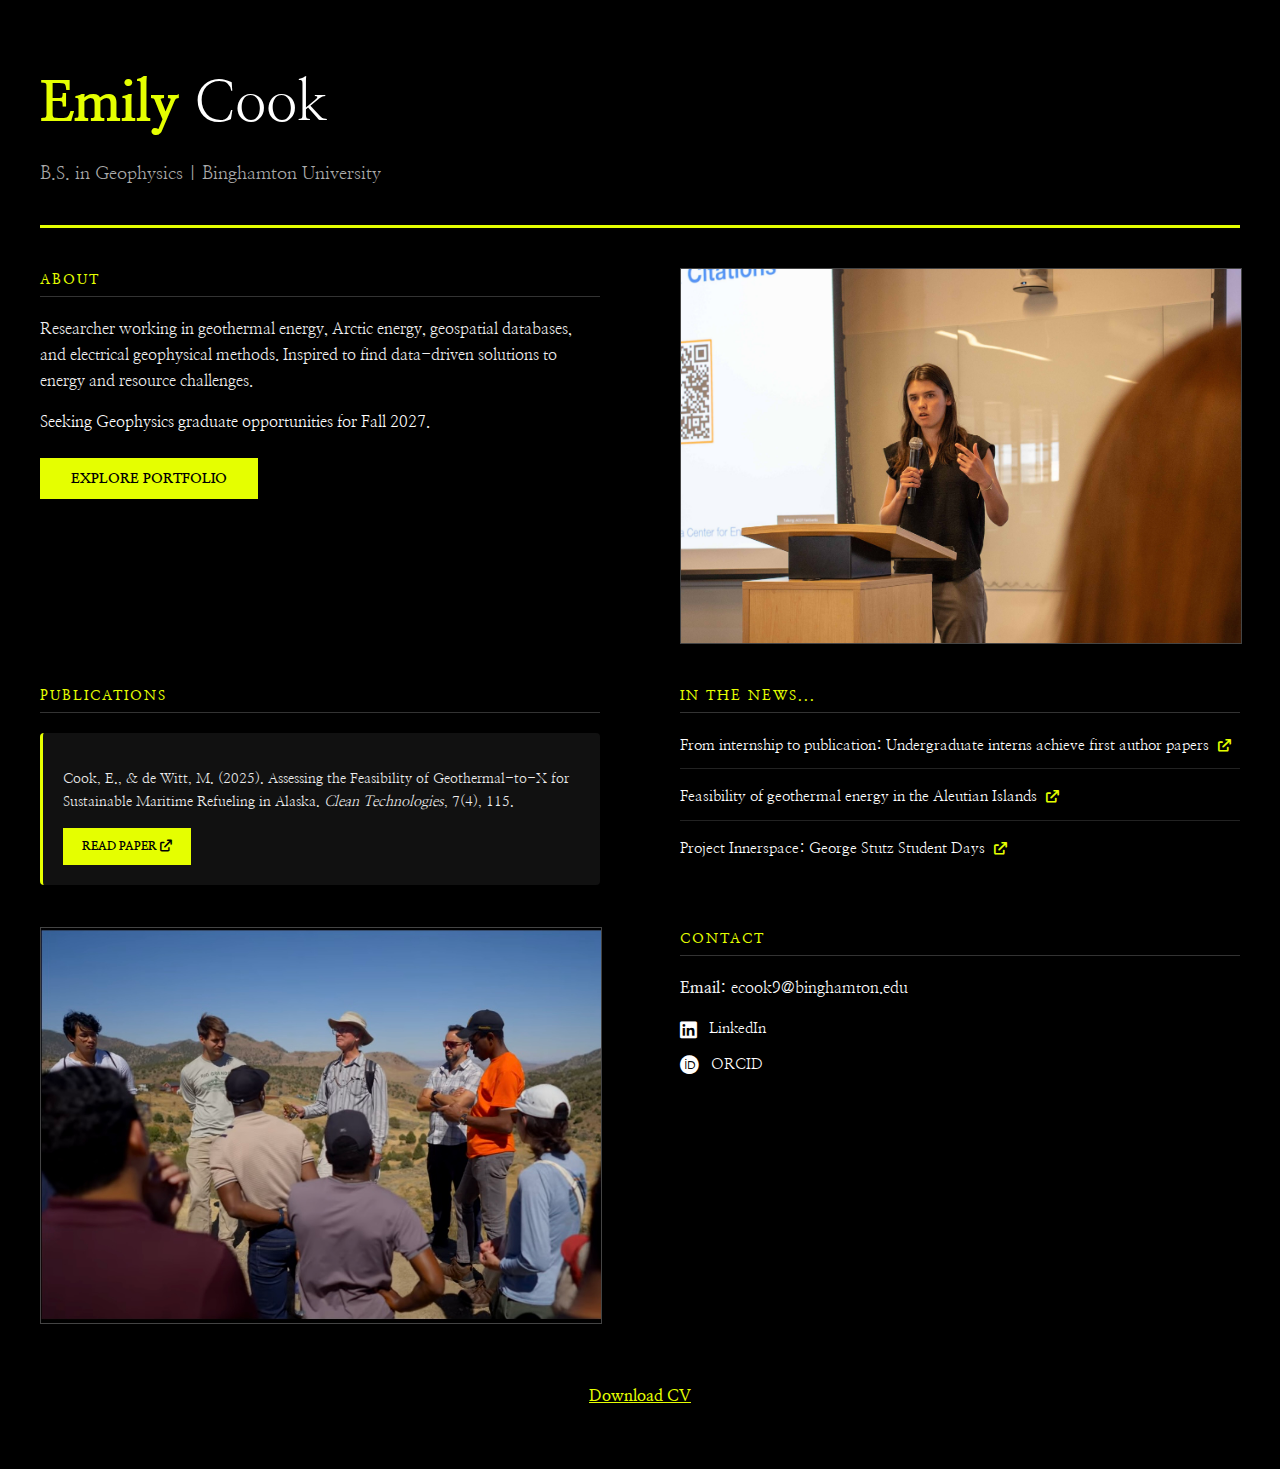
<file: index.html>
<!DOCTYPE html>
<html lang="en">
<head>
    <meta charset="UTF-8">
    <meta name="viewport" content="width=device-width, initial-scale=1.0">
    <title>Emily Cook | Researcher</title>
    <link rel="stylesheet" href="style.css">
    <link rel="icon" type="image/png" href="favicon.png">
    <link rel="stylesheet" href="https://cdnjs.cloudflare.com/ajax/libs/font-awesome/6.0.0/css/all.min.css">
</head>
<body>
    <div class="container">
        <header>
            <div class="header-left">
                <h1><strong>Emily</strong> Cook</h1>
                <p class="subtitle">B.S. in Geophysics | Binghamton University</p>
            </div>
            </header>

        <hr class="top-divider">

        <main class="home-grid">
            <section class="grid-about">
                <h3>ABOUT</h3>
                <p class="summary">Researcher working in geothermal energy, Arctic energy, geospatial databases, and electrical geophysical methods. Inspired to find data-driven solutions to energy and resource challenges.</p>
                <p>Seeking Geophysics graduate opportunities for Fall 2027.</p>
                
                <div class="about-action">
                    <a href="portfolio.html" class="portfolio-btn">Explore Portfolio</a>
                </div>
            </section>

            <section class="grid-photo">
                <div class="photo-box-main">
                    <img src="present.jpg" alt="Emily Cook">
                </div>
            </section>

            <section class="grid-pubs">
                <h3>PUBLICATIONS</h3>
                <div class="pub-card">
                    <p class="citation">
                        Cook, E., & de Witt, M. (2025). Assessing the Feasibility of Geothermal-to-X for Sustainable Maritime Refueling in Alaska. <em>Clean Technologies</em>, 7(4), 115. 
                    </p>
                    <a href="https://doi.org/10.3390/cleantechnol7040115" target="_blank" class="pub-btn">
                        Read Paper <i class="fa-solid fa-arrow-up-right-from-square"></i>
                    </a>
                </div>
            </section>

            <section class="grid-news">
                <h3>IN THE NEWS...</h3>
                <div class="news-card">
                    <div class="news-item">
                        <a href="https://www.uaf.edu/acep-blog/from-internship-to-publication-undergraduate-interns-achieve-first-author-papers.php" target="_blank" class="news-link">
                            From internship to publication: Undergraduate interns achieve first author papers <i class="fa-solid fa-arrow-up-right-from-square"></i>
                        </a>
                    </div>
                    <div class="news-item">
                        <a href="https://www.uaf.edu/acep/news/2025/feasibility-of-geothermal-energy-of-the-aleutian-islands.php" target="_blank" class="news-link">
                            Feasibility of geothermal energy in the Aleutian Islands <i class="fa-solid fa-arrow-up-right-from-square"></i>
                        </a> </div>
                    <div class="news-item">
                        <a href="https://www.geode.energy/news/event-recap-student-days" target="_blank" class="news-link">
                            Project Innerspace: George Stutz Student Days <i class="fa-solid fa-arrow-up-right-from-square"></i>
                        </a>
                    </div>
                </div>
            </section>

            <section class="grid-photo2">
                <div class="photo-box-main"> <img src="geode.jpg" alt="Emily Cook in Northern NV with GEODE">
                </div>
            </section>

            <section class="grid-contact">
                <h3>CONTACT</h3>
                <p class="summary">
                    <strong>Email:</strong> 
                    <a href="mailto:ecook9@binghamton.edu" class="email-link">ecook9@binghamton.edu</a>
                </p>
                
                <div class="social-icons">
                    <a href="https://www.linkedin.com/in/emily-cook-07b859256/" target="_blank">
                        <i class="fa-brands fa-linkedin"></i> LinkedIn
                    </a>
                    <br> <a href="https://orcid.org/0009-0006-1237-5071" target="_blank">
                        <i class="fa-brands fa-orcid"></i> ORCID
                    </a>
                </div>
            </section>
        </main>

        <footer class="action-footer">
            <div class="action-links">
                <a href="Emily_Cook_CV.pdf" target="_blank" class="cv-link">Download CV</a>
            </div>
        </footer>
    </div>
</body>
</html>
</file>
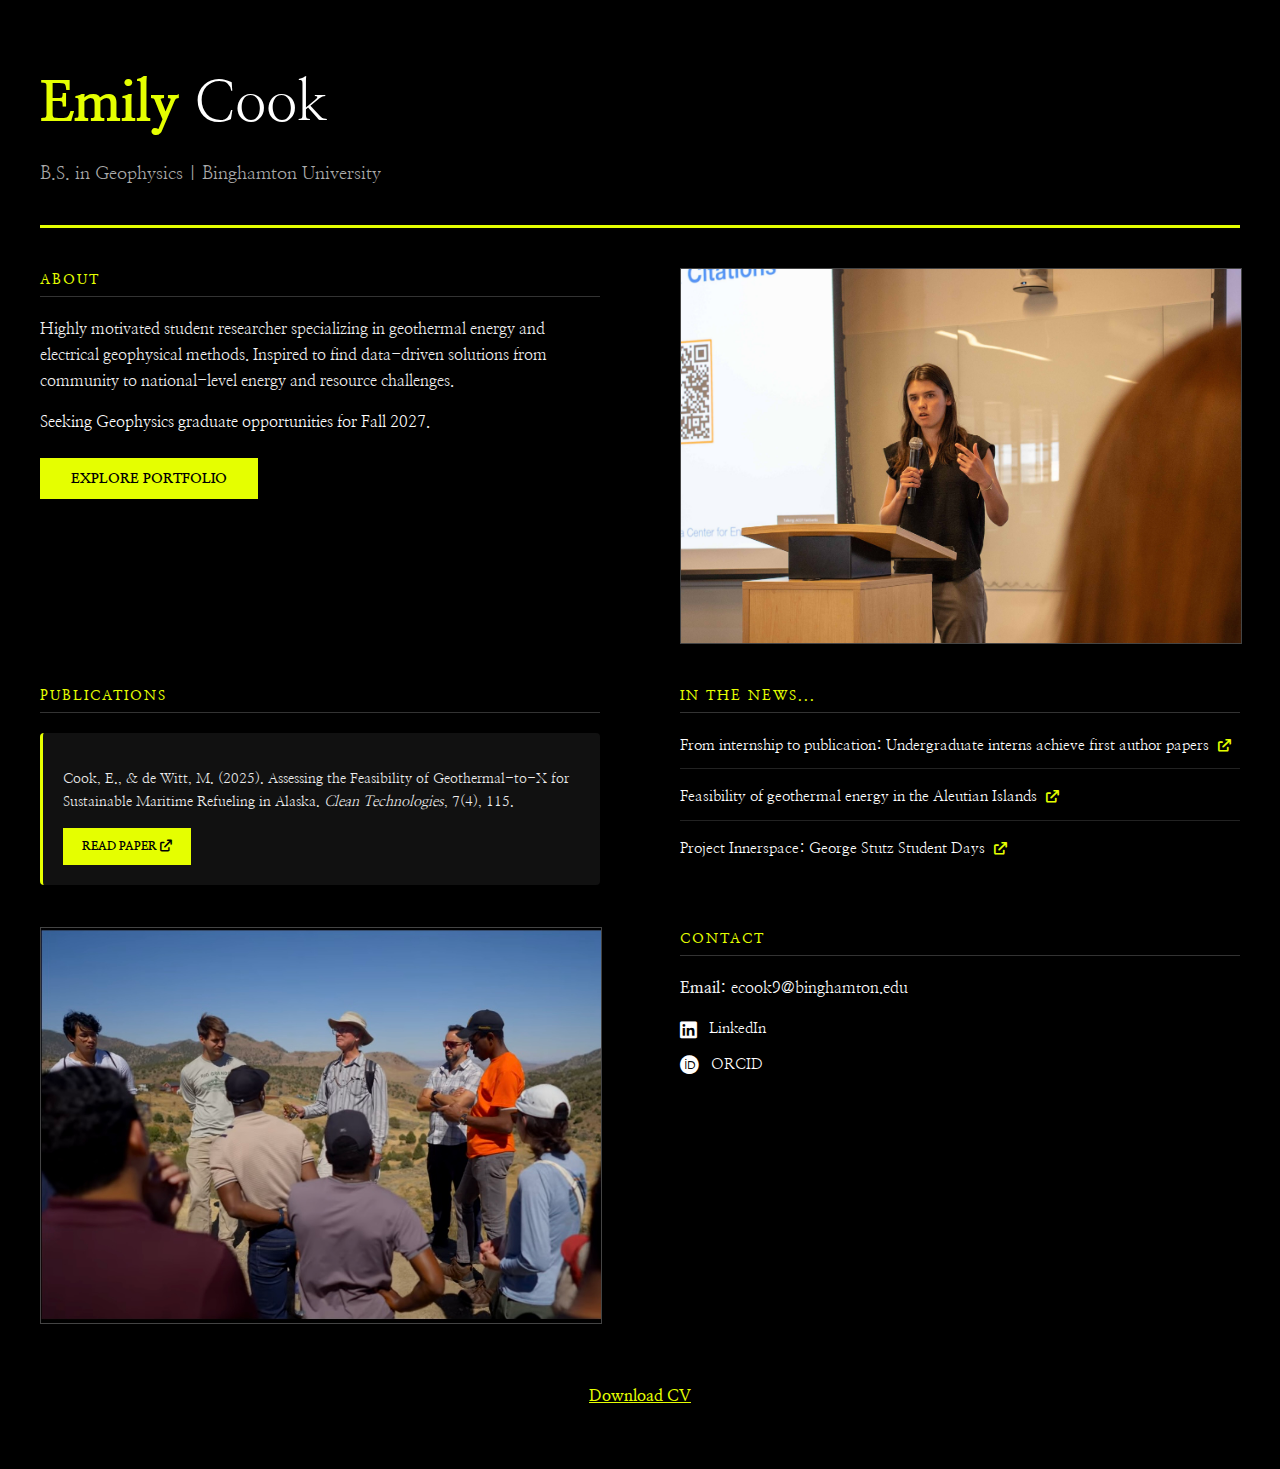
<file: home.html>
<!DOCTYPE html>
<html lang="en">
<head>
    <meta charset="UTF-8">
    <meta name="viewport" content="width=device-width, initial-scale=1.0">
    <title>Emily Cook | Researcher</title>
    <link rel="stylesheet" href="style.css">
    <link rel="icon" type="image/png" href="favicon.png">
    <link rel="stylesheet" href="https://cdnjs.cloudflare.com/ajax/libs/font-awesome/6.0.0/css/all.min.css">
</head>
<body>
    <div class="container">
        <header>
            <div class="header-left">
                <h1><strong>Emily</strong> Cook</h1>
                <p class="subtitle">B.S. in Geophysics | Binghamton University</p>
            </div>
            </header>

        <hr class="top-divider">

        <main class="home-grid">
            <section class="grid-about">
                <h3>ABOUT</h3>
                <p class="summary">Highly motivated student researcher specializing in geothermal energy and electrical geophysical methods. Inspired to find data-driven solutions from community to national-level energy and resource challenges.</p>
                <p>Seeking Geophysics graduate opportunities for Fall 2027.</p>
                
                <div class="about-action">
                    <a href="portfolio.html" class="portfolio-btn">Explore Portfolio</a>
                </div>
            </section>

            <section class="grid-photo">
                <div class="photo-box-main">
                    <img src="present.jpg" alt="Emily Cook">
                </div>
            </section>

            <section class="grid-pubs">
                <h3>PUBLICATIONS</h3>
                <div class="pub-card">
                    <p class="citation">
                        Cook, E., & de Witt, M. (2025). Assessing the Feasibility of Geothermal-to-X for Sustainable Maritime Refueling in Alaska. <em>Clean Technologies</em>, 7(4), 115. 
                    </p>
                    <a href="https://doi.org/10.3390/cleantechnol7040115" target="_blank" class="pub-btn">
                        Read Paper <i class="fa-solid fa-arrow-up-right-from-square"></i>
                    </a>
                </div>
            </section>

            <section class="grid-news">
                <h3>IN THE NEWS...</h3>
                <div class="news-card">
                    <div class="news-item">
                        <a href="https://www.uaf.edu/acep-blog/from-internship-to-publication-undergraduate-interns-achieve-first-author-papers.php" target="_blank" class="news-link">
                            From internship to publication: Undergraduate interns achieve first author papers <i class="fa-solid fa-arrow-up-right-from-square"></i>
                        </a>
                    </div>
                    <div class="news-item">
                        <a href="https://www.uaf.edu/acep/news/2025/feasibility-of-geothermal-energy-of-the-aleutian-islands.php" target="_blank" class="news-link">
                            Feasibility of geothermal energy in the Aleutian Islands <i class="fa-solid fa-arrow-up-right-from-square"></i>
                        </a> </div>
                    <div class="news-item">
                        <a href="https://www.geode.energy/news/event-recap-student-days" target="_blank" class="news-link">
                            Project Innerspace: George Stutz Student Days <i class="fa-solid fa-arrow-up-right-from-square"></i>
                        </a>
                    </div>
                </div>
            </section>

            <section class="grid-photo2">
                <div class="photo-box-main"> <img src="geode.jpg" alt="Emily Cook in Northern NV with GEODE">
                </div>
            </section>

            <section class="grid-contact">
                <h3>CONTACT</h3>
                <p class="summary">
                    <strong>Email:</strong> 
                    <a href="mailto:ecook9@binghamton.edu" class="email-link">ecook9@binghamton.edu</a>
                </p>
                
                <div class="social-icons">
                    <a href="https://www.linkedin.com/in/emily-cook-07b859256/" target="_blank">
                        <i class="fa-brands fa-linkedin"></i> LinkedIn
                    </a>
                    <br> <a href="https://orcid.org/0009-0006-1237-5071" target="_blank">
                        <i class="fa-brands fa-orcid"></i> ORCID
                    </a>
                </div>
            </section>
        </main>

        <footer class="action-footer">
            <div class="action-links">
                <a href="Emily_Cook_CV.pdf" target="_blank" class="cv-link">Download CV</a>
            </div>
        </footer>
    </div>
</body>
</html>
</file>
<file: style.css>
@import url('https://fonts.googleapis.com/css2?family=Nanum+Myeongjo:wght@400;700;800&display=swap');

/* --- Global & Scrollbar --- */
::-webkit-scrollbar { width: 8px; }
::-webkit-scrollbar-track { background: #000; }
::-webkit-scrollbar-thumb { background: #e5ff00ff; border-radius: 10px; }

body { 
    font-family: 'Nanum Myeongjo', serif; 
    background-color: #000000; 
    color: #ffffff; 
    line-height: 1.6; 
    margin: 0; 
    padding: 0; 
}

.container { 
    max-width: 1200px; 
    margin: 60px auto; 
    padding: 0 40px; 
}

/* --- Header & Navigation --- */
header { display: flex; justify-content: space-between; align-items: flex-end; }
h1 { font-size: 3.5rem; font-weight: 400; margin: 0; }
h1 strong { color: #e5ff00ff; font-weight: 800; }
.subtitle { color: #aaa; font-size: 1.1rem; margin-top: 10px; }
.header-right { text-align: right; }
.email { text-decoration: none; color: #e5ff00ff; font-weight: bold; }
.social-icons a { color: #fff; font-size: 1.4rem; transition: 0.3s; }
.social-icons a:hover { color: #e5ff00ff; }
.top-divider { border: 0; border-top: 3px solid #e5ff00ff; margin: 20px 0 40px 0; }

/* Portfolio Navigation Link */
.back-link { 
    text-decoration: none; 
    color: #e5ff00ff; 
    font-size: 0.8rem; 
    font-weight: bold; 
    text-transform: uppercase; 
    display: block; 
    margin-bottom: 10px; 
}

/* --- Home Page Grid (index.html) --- */
.home-grid { 
    display: grid; 
    grid-template-columns: 1fr 1fr; 
    gap: 40px 80px; 
    align-items: start; 
}

h3 { 
    color: #e5ff00ff; 
    text-transform: uppercase; 
    font-size: 0.9rem; 
    letter-spacing: 2px; 
    margin-top: 0; 
    border-bottom: 1px solid #333; 
    padding-bottom: 5px; 
    margin-bottom: 20px; 
}

/* Fix for Home Page formatting */
.summary { font-size: 1.0rem; color: #f0f0f0; margin-bottom: 15px; }
.skills-list { list-style: none; padding: 0; }
.skills-list li { margin-bottom: 10px; font-size: 0.9rem; }
.photo-box-main img { width: 100%; border: 1px solid #444; }
.about-action { margin-top: 30px; }

/* Publication Card Fixes */
.pub-card {
    padding: 20px;
    background-color: #111;
    border-left: 3px solid #e5ff00ff;
    border-radius: 4px;
    margin-top: 10px;
}
.pub-card .citation {
    font-size: 0.9rem;
    color: #eee;
    margin-bottom: 15px;
}
.pub-btn {
    display: inline-block;
    padding: 8px 18px;
    border: 1px solid #e5ff00ff;
    color: #000;
    background-color: #e5ff00ff;
    text-decoration: none;
    font-weight: 800;
    font-size: 0.75rem;
    text-transform: uppercase;
    transition: 0.3s;
}
.pub-btn:hover { background-color: transparent; color: #e5ff00ff; }

/* --- Portfolio Timeline (portfolio.html) --- */
.portfolio-main { max-width: 900px; margin: 0 auto; }
.timeline { margin: 50px 0; border-left: 2px solid #333; padding-left: 40px; }
.timeline-item { margin-bottom: 80px; position: relative; }

.timeline-item::before { 
    content: ''; 
    position: absolute; 
    left: -47px; 
    top: 8px; 
    width: 12px; 
    height: 12px; 
    background: #e5ff00ff; 
    border-radius: 50%; 
}

.timeline-content .date { color: #e5ff00ff; font-weight: 800; font-size: 0.8rem; }

.timeline-grid { 
    display: grid; 
    grid-template-columns: repeat(auto-fit, minmax(200px, 1fr)); 
    gap: 15px; 
    margin: 20px 0; 
}

.timeline-grid img, 
.timeline-grid video { 
    width: 100%; 
    height: 200px; 
    object-fit: cover; 
    border: 1px solid #333; 
    cursor: zoom-in; 
    transition: 0.3s ease; 
}

.timeline-grid img:hover, 
.timeline-grid video:hover { 
    border-color: #e5ff00ff; 
    transform: scale(1.02); 
}

.caption { font-size: 0.85rem; color: #777; margin-top: 10px; font-style: italic; }

/* --- Lightbox Modal --- */
.lightbox { 
    display: none; 
    position: fixed; 
    z-index: 1000; 
    left: 0; 
    top: 0; 
    width: 100%; 
    height: 100%; 
    background-color: rgba(0,0,0,0.95); 
    padding-top: 50px;
}

.lightbox-content, 
.lightbox-video { 
    margin: auto; 
    display: block; 
    width: 80%; 
    max-width: 1000px; 
    border: 2px solid #e5ff00ff; 
}

.lightbox-video { display: none; outline: none; }

.close-btn { 
    position: absolute; 
    top: 20px; 
    right: 35px; 
    color: #e5ff00ff; 
    font-size: 40px; 
    font-weight: bold; 
    cursor: pointer; 
}

#caption { 
    margin: auto; 
    display: block; 
    width: 80%; 
    text-align: center; 
    color: #ccc; 
    padding: 10px 0; 
}

/* --- Buttons & Footer --- */
.portfolio-btn { 
    padding: 12px 30px; 
    border: 1px solid #e5ff00ff; 
    color: #000; 
    background-color: #e5ff00ff; 
    text-decoration: none; 
    font-weight: 800; 
    font-size: 0.9rem; 
    text-transform: uppercase; 
    transition: 0.3s; 
}
.portfolio-btn:hover { background-color: transparent; color: #e5ff00ff; }

.action-footer { margin-top: 60px; text-align: center; width: 100%; }
.cv-link { color: #e5ff00ff; text-decoration: underline; font-weight: bold; }

/* --- Mobile Adjustments --- */
@media (max-width: 850px) {
    .home-grid { grid-template-columns: 1fr; }
    header { flex-direction: column; align-items: flex-start; }
    .header-right { text-align: left; margin-top: 20px; }
    .container { padding: 0 20px; margin: 30px auto; }
    .timeline { padding-left: 20px; }
    .timeline-item::before { left: -27px; }
}

/* News Section Specifics */
.news-item {
    margin-bottom: 15px;
    padding-bottom: 10px;
    border-bottom: 1px solid #222; 
}

.news-item:last-child {
    border-bottom: none;
}

.news-link {
    text-decoration: none;
    color: #ffffff;
    font-size: 0.95rem;
    transition: 0.3s;
}

.news-link i {
    color: #e5ff00ff;
    font-size: 0.8rem;
    margin-left: 5px;
}

.news-link:hover {
    color: #e5ff00ff;
}

/* Maintain Image Aspect Ratio */
.photo-box-main img {
    width: 100%;
    height: auto;
    display: block;
    object-fit: cover;
}

/* Social Icon Labeling & Alignment */
.social-icons a {
    text-decoration: none;
    display: inline-block;
    margin-bottom: 10px;
    font-size: 0.95rem; 
    margin-left: 0;      
    margin-right: 15px;  
}

.social-icons i {
    margin-right: 8px;   
    font-size: 1.2rem;   
    vertical-align: middle;
}

.email-link {
    color: #ffffff;
    text-decoration: none;
    transition: 0.3s;
}

.email-link:hover {
    color: #e5ff00ff;
}
</file>
